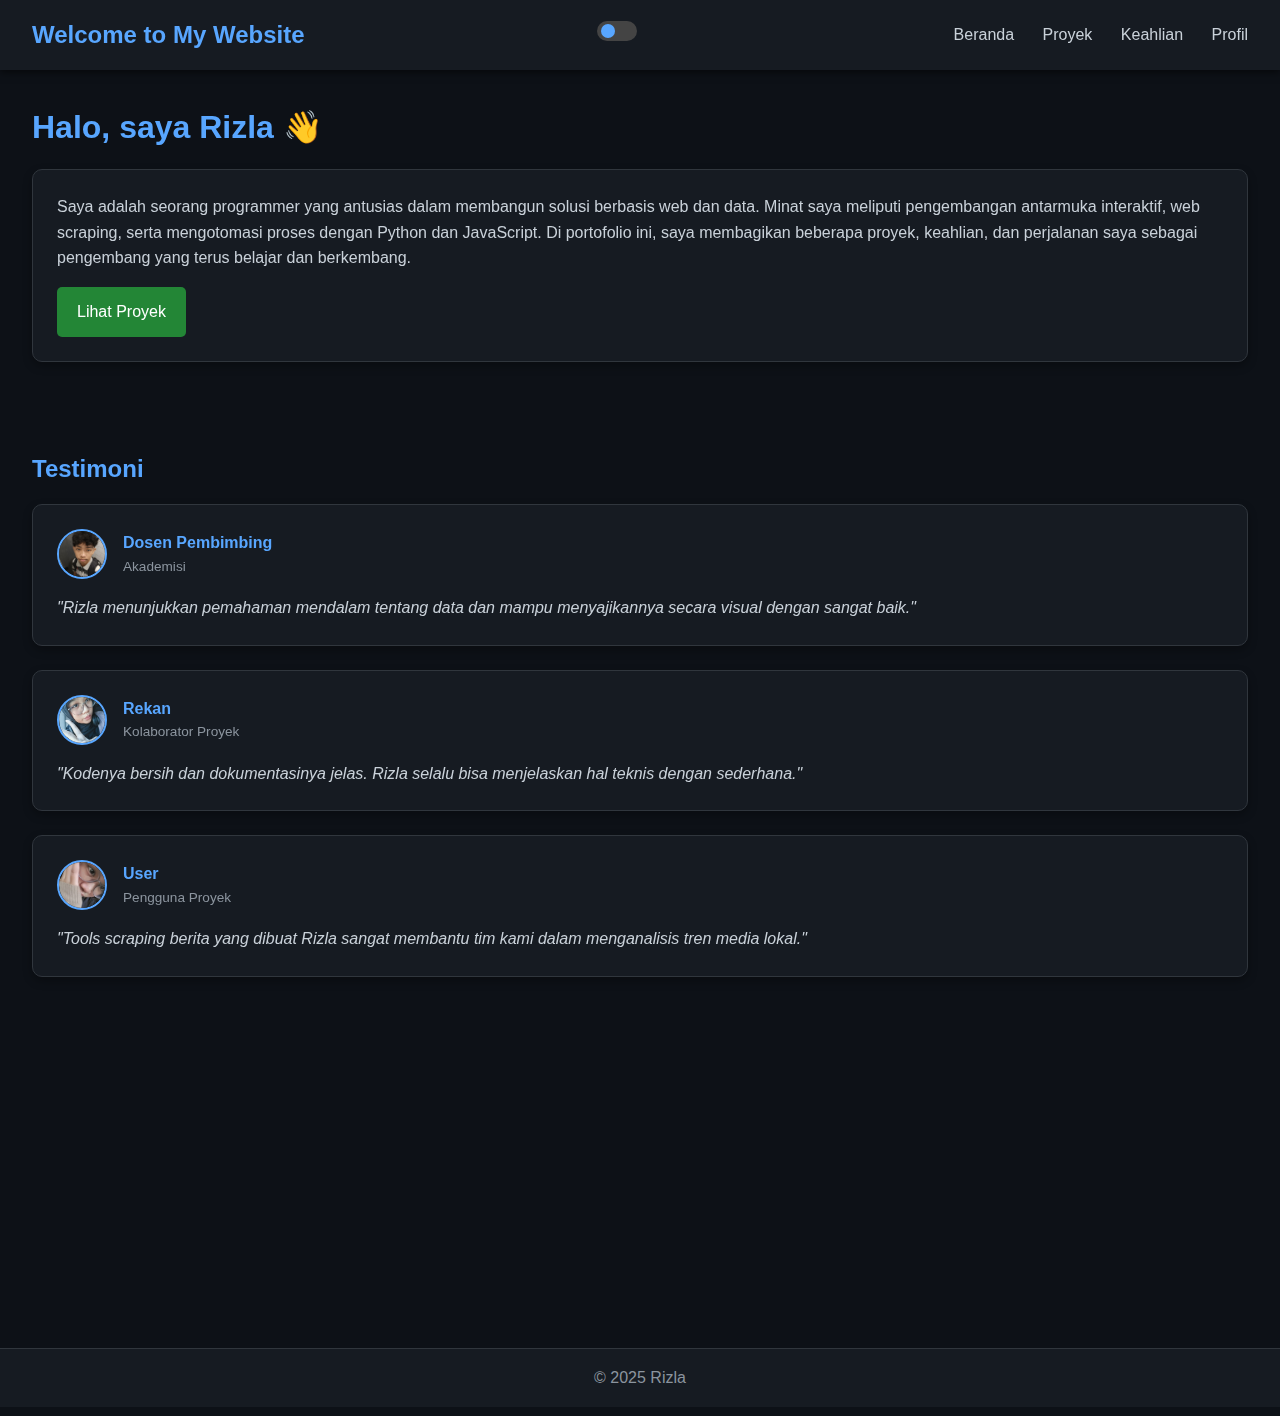
<file: index.html>
<!DOCTYPE html>
<html lang="id">
<head>
  <meta charset="UTF-8" />
  <meta name="viewport" content="width=device-width, initial-scale=1.0" />
  <meta name="description" content="Portofolio Rizla - Seorang analis data dan visualisasi jaringan sosial." />
  <title>Beranda - Rizla</title>
  <link rel="stylesheet" href="style.css" />
  <link rel="stylesheet" href="https://unpkg.com/aos@2.3.1/dist/aos.css" />
</head>
<body>
  <nav>
    <div class="logo">Welcome to My Website</div>
    <div class="theme-switch">
      <label>
        <input type="checkbox" id="theme-toggle" />
        <span class="slider"></span>
      </label>
    </div>
    <div class="nav-links">
      <a href="index.html">Beranda</a>
      <a href="projects.html">Proyek</a>
      <a href="skills.html">Keahlian</a>
      <a href="profile.html">Profil</a>
    </div>
  </nav>

  <section data-aos="fade-up">
    <h1>Halo, saya Rizla 👋</h1>
    <div class="card">
      <p>
Saya adalah seorang programmer yang antusias dalam membangun solusi berbasis web dan data.
Minat saya meliputi pengembangan antarmuka interaktif, web scraping, serta mengotomasi proses dengan Python dan JavaScript.
Di portofolio ini, saya membagikan beberapa proyek, keahlian, dan perjalanan saya sebagai pengembang yang terus belajar dan berkembang.</p>
      <a class="btn" href="projects.html">Lihat Proyek</a>
    </div>
  </section>

  <section data-aos="fade-up">
  <h2>Testimoni</h2>

  <div class="card testimonial">
    <div class="testimonial-header">
      <img src="Dosen.jpeg" alt="Foto Dosen" class="avatar">
      <div>
        <p class="name">Dosen Pembimbing</p>
        <p class="role">Akademisi</p>
      </div>
    </div>
    <p class="quote">"Rizla menunjukkan pemahaman mendalam tentang data dan mampu menyajikannya secara visual dengan sangat baik."</p>
  </div>

  <div class="card testimonial">
    <div class="testimonial-header">
      <img src="Rekan.jpeg" alt="Foto Rekan" class="avatar">
      <div>
        <p class="name">Rekan</p>
        <p class="role">Kolaborator Proyek</p>
      </div>
    </div>
    <p class="quote">"Kodenya bersih dan dokumentasinya jelas. Rizla selalu bisa menjelaskan hal teknis dengan sederhana."</p>
  </div>

  <div class="card testimonial">
    <div class="testimonial-header">
      <img src="User.jpeg" alt="Foto Pengguna" class="avatar">
      <div>
        <p class="name">User</p>
        <p class="role">Pengguna Proyek</p>
      </div>
    </div>
    <p class="quote">"Tools scraping berita yang dibuat Rizla sangat membantu tim kami dalam menganalisis tren media lokal."</p>
  </div>

</section>


  <section data-aos="fade-up">
    <h2>Download CV</h2>
    <div class="card">
      <p>Unduh CV saya untuk informasi lengkap:</p>
      <a class="btn" href="Rizla_CV.pdf" download>📄 Download CV</a>
    </div>
  </section>

  <footer>© 2025 Rizla</footer>

  <script src="script.js"></script>
  <script src="https://unpkg.com/aos@2.3.1/dist/aos.js"></script>
  <script>
    AOS.init({ once: true, duration: 800 });
  </script>
</body>
</html>
</file>
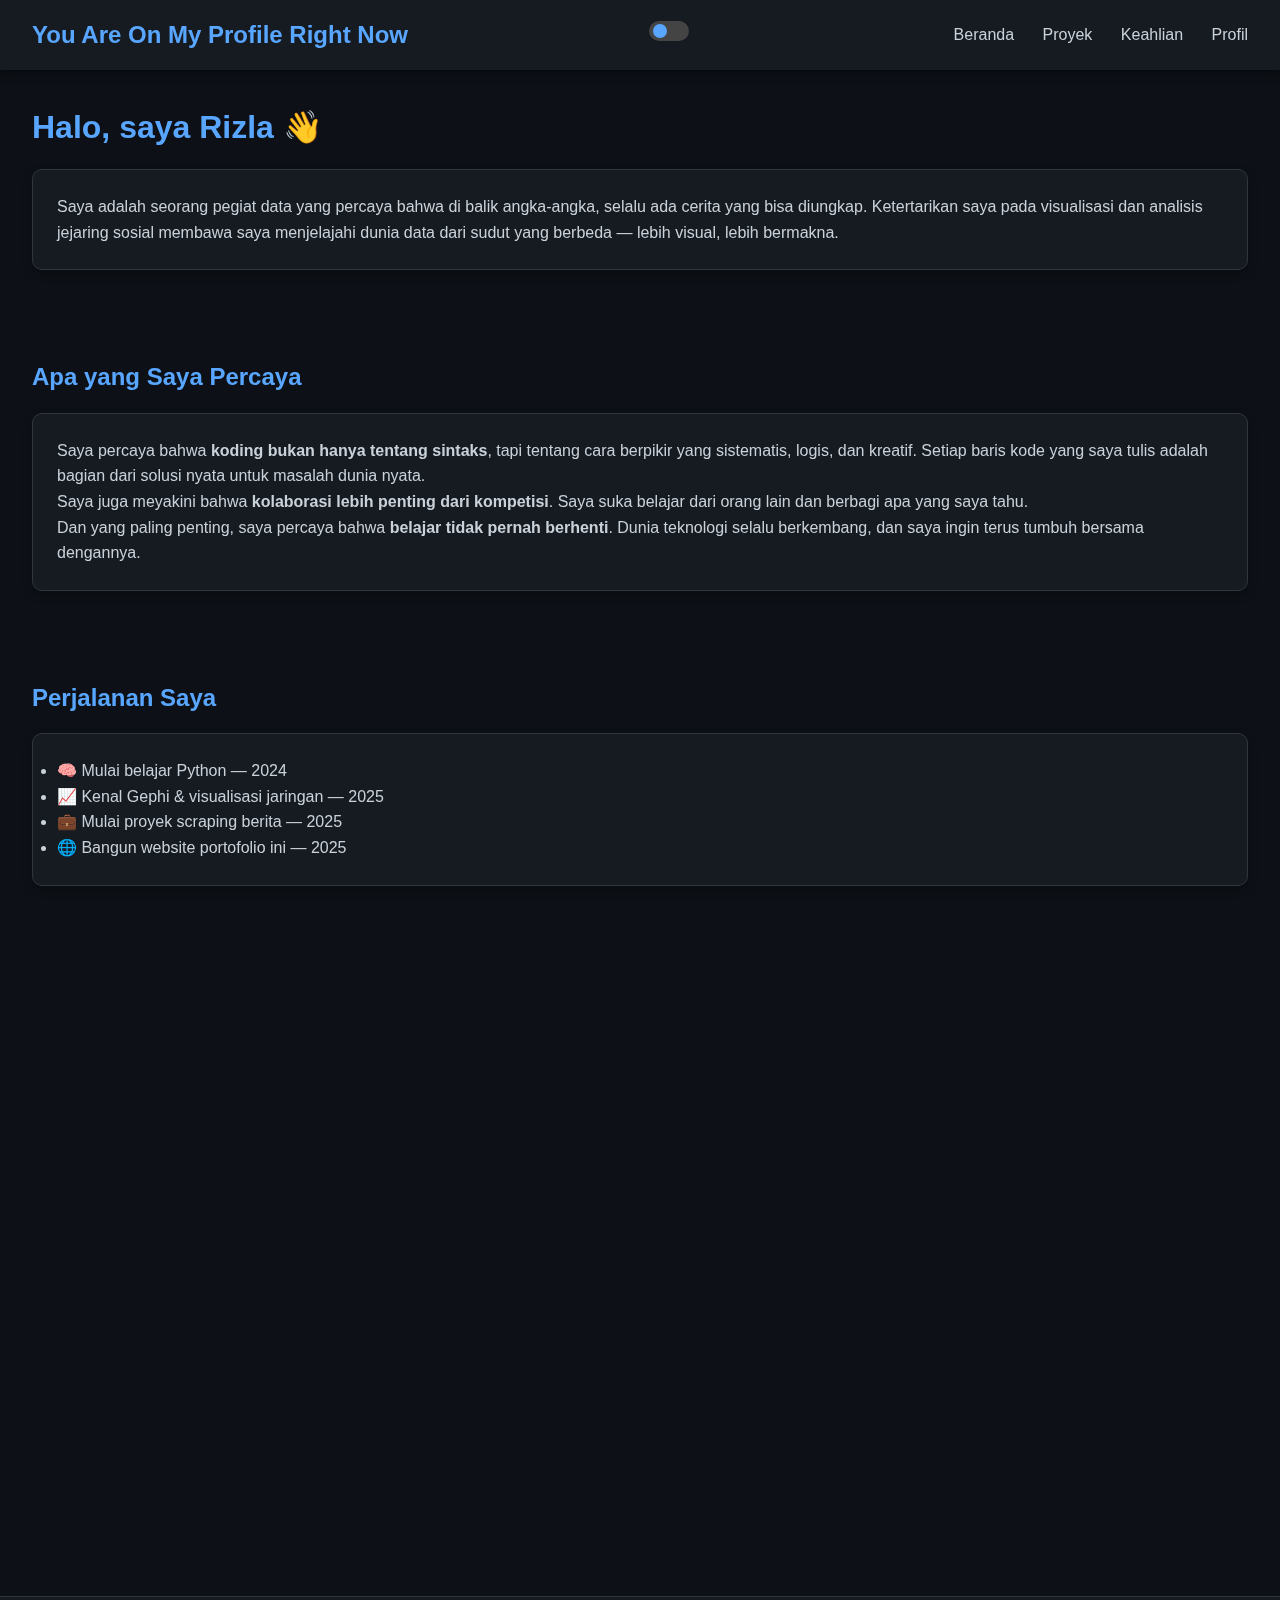
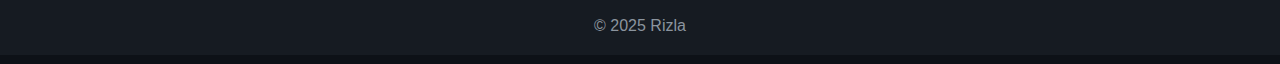
<file: profile.html>
<!DOCTYPE html>
<html lang="id">
<head>
  <meta charset="UTF-8" />
  <meta name="viewport" content="width=device-width, initial-scale=1.0" />
  <meta name="description" content="Profil Rizla - Data enthusiast yang suka visualisasi dan analisis jejaring sosial." />
  <title>Profil - Rizla</title>
  <link rel="stylesheet" href="style.css" />
  <link rel="stylesheet" href="https://unpkg.com/aos@2.3.1/dist/aos.css" />
</head>
<body>
  <nav>
    <div class="logo">You Are On My Profile Right Now</div>
    <div class="theme-switch">
      <label>
        <input type="checkbox" id="theme-toggle" />
        <span class="slider"></span>
      </label>
    </div>
    <div class="nav-links">
      <a href="index.html">Beranda</a>
      <a href="projects.html">Proyek</a>
      <a href="skills.html">Keahlian</a>
      <a href="profile.html">Profil</a>
    </div>
  </nav>

  <section data-aos="fade-up">
    <h1>Halo, saya Rizla 👋</h1>
    <div class="card">
      <p>Saya adalah seorang pegiat data yang percaya bahwa di balik angka-angka, selalu ada cerita yang bisa diungkap.
Ketertarikan saya pada visualisasi dan analisis jejaring sosial membawa saya menjelajahi dunia data dari sudut yang berbeda — lebih visual, lebih bermakna.</p>
    </div>
  </section>
<section data-aos="fade-up">
  <h2>Apa yang Saya Percaya</h2>
  <div class="card">
    <p>
      Saya percaya bahwa <strong>koding bukan hanya tentang sintaks</strong>, tapi tentang cara berpikir yang sistematis, logis, dan kreatif.  
      Setiap baris kode yang saya tulis adalah bagian dari solusi nyata untuk masalah dunia nyata.
    </p>
    <p>
      Saya juga meyakini bahwa <strong>kolaborasi lebih penting dari kompetisi</strong>. Saya suka belajar dari orang lain dan berbagi apa yang saya tahu.
    </p>
    <p>
      Dan yang paling penting, saya percaya bahwa <strong>belajar tidak pernah berhenti</strong>. Dunia teknologi selalu berkembang, dan saya ingin terus tumbuh bersama dengannya.
    </p>
  </div>
</section>

  <section data-aos="fade-up">
    <h2>Perjalanan Saya</h2>
    <div class="card">
      <ul>
        <li>🧠 Mulai belajar Python — 2024</li>
        <li>📈 Kenal Gephi & visualisasi jaringan — 2025</li>
        <li>💼 Mulai proyek scraping berita — 2025</li>
        <li>🌐 Bangun website portofolio ini — 2025</li>
      </ul>
    </div>
  </section>

  <section data-aos="fade-up">
    <h2>Fun Facts</h2>
    <div class="card">
      <ul>
        <li>💡 Pernah scraping 10.000+ berita dalam 1 minggu</li>
        <li>🕸️ pernah buat Proyek analisis hate coment di twiter (Twitter)</li>
        <li>🌟 Percaya bahwa data bisa bicara jika divisualisasikan dengan tepat</li>
      </ul>
    </div>
  </section>

  <section data-aos="fade-up">
    <h2>Hubungi Saya</h2>
    <div class="card contact-form">
      <p>Facebook: <a href="https://www.facebook.com/share/15emcCXnmp/" id="email" style="color: inherit;">Rizla</a></p>
      <p>Instagram: <a href="https://www.instagram.com/rizlajuan_?igsh=MWh6aWthYnlhZjJxNg==" id="Instagram" style="color: inherit;">@rizlajuan_</a></p>
      <p>WhatsApp: <a href="https://wa.me/qr/JRBX7DFHBLALL1" id="email" style="color: inherit;;">+6281262141131</a></p>
      <p>Email: <a href="mailto:rizlasitepu234@gmail.com" id="email" style="color: inherit;">rizlasitepu234@gmail.com</a></p>
      <button class="btn" onclick="copyEmail()">📋 Salin Email</button>
    </div>
  </section>

  <footer>© 2025 Rizla</footer>
  <script src="script.js"></script>
  <script src="https://unpkg.com/aos@2.3.1/dist/aos.js"></script>
  <script>
    AOS.init({ once: true, duration: 800 });
    function copyEmail() {
      navigator.clipboard.writeText("rizla@example.com");
      alert("Email disalin ke clipboard!");
    }
  </script>
</body>
</html>
</file>
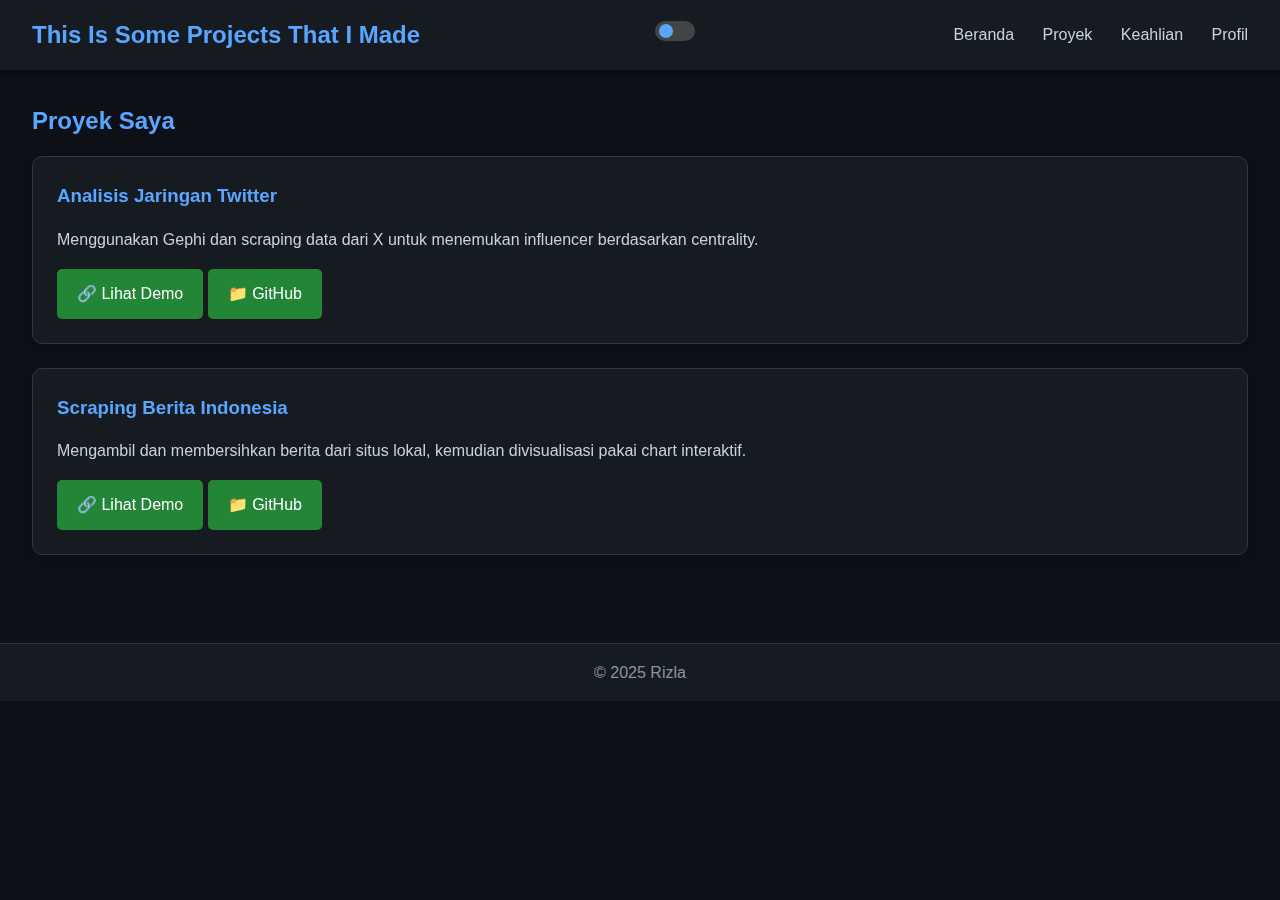
<file: projects.html>
<!DOCTYPE html>
<html lang="id">
<head>
  <meta charset="UTF-8" />
  <meta name="viewport" content="width=device-width, initial-scale=1.0" />
  <meta name="description" content="Proyek Rizla dalam bidang data, scraping, dan analisis jaringan." />
  <title>Proyek - Rizla</title>
  <link rel="stylesheet" href="style.css" />
  <link rel="stylesheet" href="https://unpkg.com/aos@2.3.1/dist/aos.css" />
</head>
<body>
  <nav>
    <div class="logo">This Is Some Projects That I Made</div>
    <div class="theme-switch">
      <label>
        <input type="checkbox" id="theme-toggle" />
        <span class="slider"></span>
      </label>
    </div>
    <div class="nav-links">
      <a href="index.html">Beranda</a>
      <a href="projects.html">Proyek</a>
      <a href="skills.html">Keahlian</a>
      <a href="profile.html">Profil</a>
    </div>
  </nav>

  <section data-aos="fade-up">
    <h2>Proyek Saya</h2>
    
    <div class="card">
      <h3>Analisis Jaringan Twitter</h3>
      <p>Menggunakan Gephi dan scraping data dari X untuk menemukan influencer berdasarkan centrality.</p>
      <a class="btn" href="#" target="_blank">🔗 Lihat Demo</a>
      <a class="btn" href="https://github.com/rizla/twitter-network-analysis" target="_blank">📁 GitHub</a>
    </div>

    <div class="card">
      <h3>Scraping Berita Indonesia</h3>
      <p>Mengambil dan membersihkan berita dari situs lokal, kemudian divisualisasi pakai chart interaktif.</p>
      <a class="btn" href="#" target="_blank">🔗 Lihat Demo</a>
      <a class="btn" href="https://github.com/rizla/berita-scraper" target="_blank">📁 GitHub</a>
    </div>
  </section>

  <footer>© 2025 Rizla</footer>
  <script src="script.js"></script>
  <script src="https://unpkg.com/aos@2.3.1/dist/aos.js"></script>
  <script>AOS.init({ once: true, duration: 800 });</script>
</body>
</html>
</file>
<file: style.css>
/* === STYLE.CSS - FUTURISTIK DARK === */
* {
  margin: 0;
  padding: 0;
  box-sizing: border-box;
  font-family: 'Segoe UI', Tahoma, Geneva, Verdana, sans-serif;
}

body {
  background-color: #0d1117;
  color: #c9d1d9;
  line-height: 1.6;
  transition: background 0.3s, color 0.3s;
  padding-top: 70px;
}

nav {
  background-color: #161b22;
  color: #fff;
  padding: 1rem 2rem;
  display: flex;
  justify-content: space-between;
  align-items: center;
  position: fixed;
  top: 0;
  left: 0;
  right: 0;
  z-index: 1000;
  box-shadow: 0 2px 8px rgba(0,0,0,0.6);
}

.logo {
  font-size: 1.5rem;
  font-weight: bold;
  color: #58a6ff;
}

.nav-links a {
  color: #c9d1d9;
  text-decoration: none;
  margin-left: 1.5rem;
  transition: color 0.3s;
}

.nav-links a:hover {
  color: #58a6ff;
}

.theme-switch input {
  display: none;
}

.theme-switch .slider {
  width: 40px;
  height: 20px;
  background: #444;
  border-radius: 20px;
  display: inline-block;
  position: relative;
  cursor: pointer;
}

.theme-switch .slider::before {
  content: "";
  position: absolute;
  top: 3px;
  left: 4px;
  width: 14px;
  height: 14px;
  background: #58a6ff;
  border-radius: 50%;
  transition: transform 0.3s;
}

#theme-toggle:checked + .slider::before {
  transform: translateX(18px);
}

section {
  padding: 2rem;
}

h1, h2, h3 {
  color: #58a6ff;
  margin-bottom: 1rem;
}

.card {
  background-color: #161b22;
  border: 1px solid #30363d;
  border-radius: 10px;
  padding: 1.5rem;
  margin-bottom: 1.5rem;
  box-shadow: 0 4px 10px rgba(0,0,0,0.3);
}

.btn {
  display: inline-block;
  margin-top: 1rem;
  padding: 0.75rem 1.25rem;
  background-color: #238636;
  color: white;
  text-decoration: none;
  border-radius: 5px;
  transition: background 0.3s;
}

.btn:hover {
  background-color: #2ea043;
}

footer {
  text-align: center;
  padding: 1rem;
  background-color: #161b22;
  color: #8b949e;
  margin-top: 2rem;
  border-top: 1px solid #30363d;
}

body.light-mode {
  background-color: #f3f4f6;
  color: #1f2937;
}

body.light-mode nav {
  background-color: #ffffff;
  color: #1f2937;
  box-shadow: 0 2px 8px rgba(0,0,0,0.1);
}

body.light-mode .logo {
  color: #2563eb;
}

body.light-mode .nav-links a {
  color: #1f2937;
}

body.light-mode .nav-links a:hover {
  color: #2563eb;
}

body.light-mode .card {
  background-color: #ffffff;
  border: 1px solid #e5e7eb;
  box-shadow: 0 2px 6px rgba(0,0,0,0.08);
}

body.light-mode .btn {
  background-color: #2563eb;
}

body.light-mode .btn:hover {
  background-color: #1d4ed8;
}

body.light-mode footer {
  background-color: #ffffff;
  color: #6b7280;
  border-top: 1px solid #e5e7eb;
}

body.light-mode .theme-switch .slider {
  background: #d1d5db;
}

body.light-mode .theme-switch .slider::before {
  background: #2563eb;
}
.testimonial {
  display: flex;
  flex-direction: column;
  gap: 0.5rem;
}

.testimonial-header {
  display: flex;
  align-items: center;
  gap: 1rem;
}

.avatar {
  width: 50px;
  height: 50px;
  border-radius: 50%;
  object-fit: cover;
  border: 2px solid #58a6ff;
}

.name {
  font-weight: bold;
  margin: 0;
  color: #58a6ff;
}

.role {
  font-size: 0.85rem;
  color: #8b949e;
}

.quote {
  margin-top: 0.5rem;
  font-style: italic;
  color: #c9d1d9;
}



/* === RESPONSIVE DESIGN === */
@media (max-width: 768px) {
  nav {
    flex-direction: column;
    text-align: center;
    padding: 1rem;
  }

  .logo {
    margin-bottom: 0.5rem;
  }

  section, main, .content, .card, .container {
    width: 100% !important;
    padding: 1rem !important;
    margin: 0 auto !important;
  }

  img {
    max-width: 100%;
    height: auto;
  }

  h1, h2, h3, p {
    text-align: center;
  }

  .card {
    flex-direction: column;
  }

  .card img {
    margin: 0 auto 1rem auto;
  }
}
</file>
